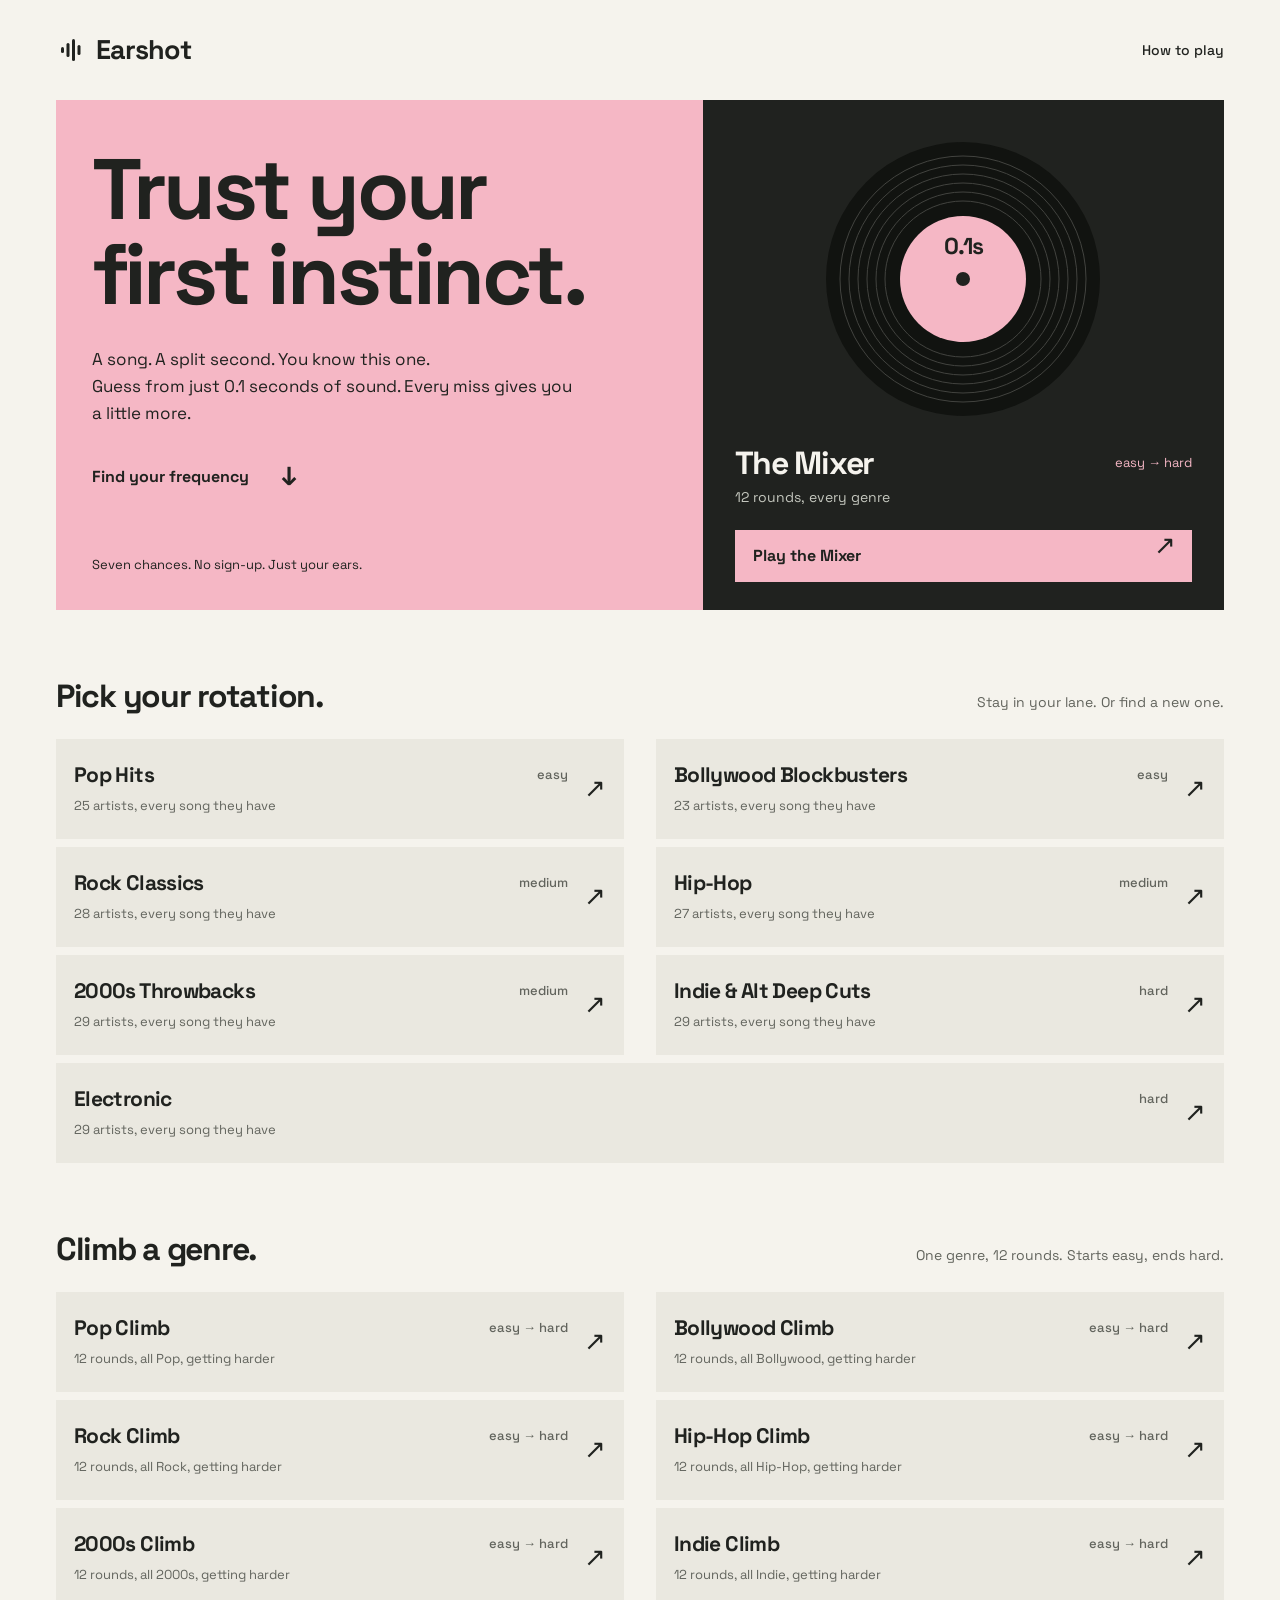
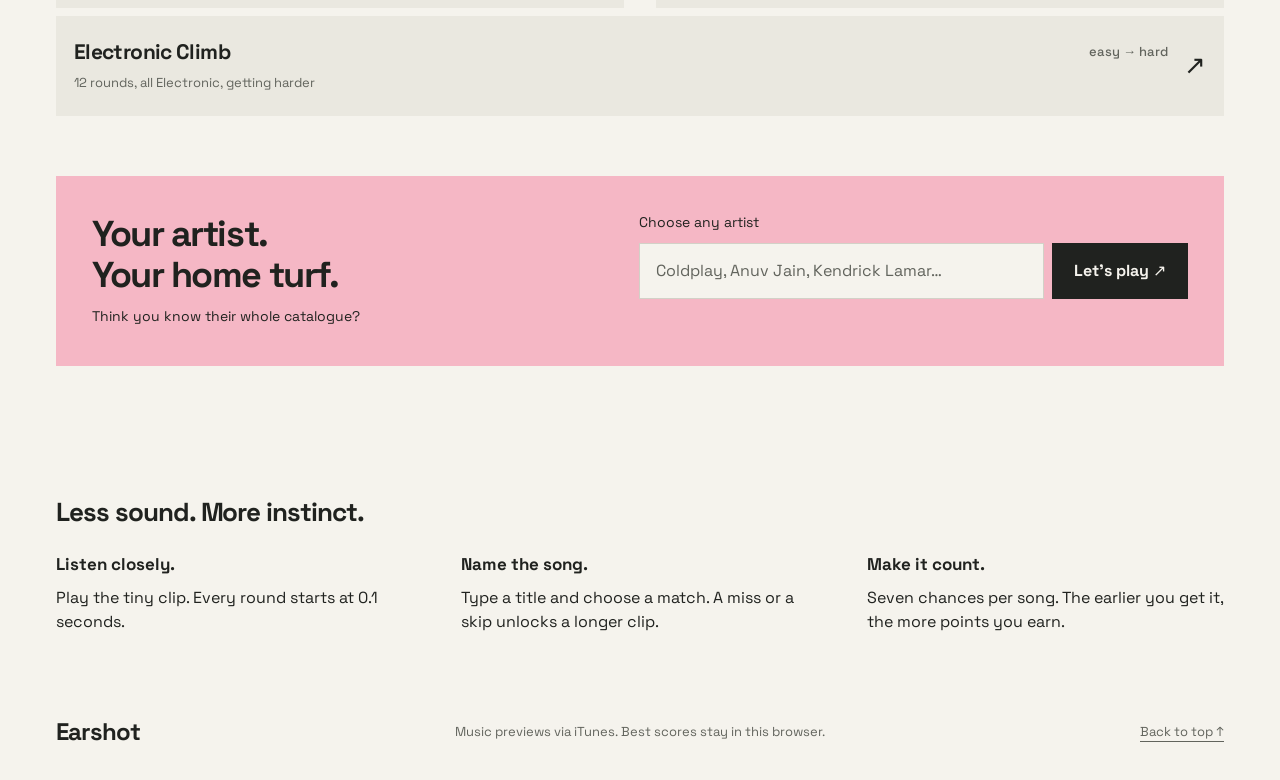
<file: index.html>
<!doctype html>
<html lang="en">
<head>
  <meta charset="utf-8">
  <meta name="viewport" content="width=device-width, initial-scale=1">
  <title>Earshot – Guess the song from a split second</title>
  <meta name="description" content="Earshot plays 0.1 seconds of a song. Guess it, or hear a little more. Genre tracks, three difficulties and a Mixer that climbs from easy to hard.">
  <meta name="theme-color" content="#f5b7c5">
  <meta property="og:title" content="Earshot – Guess the song from a split second">
  <meta property="og:description" content="0.1 seconds of audio. Every miss unlocks a little more. How fast can you name the song?">
  <meta property="og:type" content="website">
  <link rel="icon" href="data:image/svg+xml,%3Csvg xmlns='http://www.w3.org/2000/svg' viewBox='0 0 64 64'%3E%3Crect width='64' height='64' rx='14' fill='%230e0f13'/%3E%3Cg fill='%23ff5d73'%3E%3Crect x='10' y='26' width='6' height='12' rx='3'/%3E%3Crect x='21' y='18' width='6' height='28' rx='3'/%3E%3Crect x='32' y='10' width='6' height='44' rx='3'/%3E%3Crect x='43' y='22' width='6' height='20' rx='3'/%3E%3C/g%3E%3C/svg%3E">
  <link rel="stylesheet" href="style.css">
  <link rel="preload" href="fonts/space-grotesk-700-normal.woff2" as="font" type="font/woff2" crossorigin>
</head>
<body>
  <a class="skip" href="#main">Skip to content</a>

  <header class="top">
    <a class="brand" href="./" aria-label="Earshot home">
      <svg viewBox="0 0 64 64" width="26" height="26" aria-hidden="true"><g fill="currentColor"><rect x="10" y="26" width="6" height="12" rx="3"/><rect x="21" y="18" width="6" height="28" rx="3"/><rect x="32" y="10" width="6" height="44" rx="3"/><rect x="43" y="22" width="6" height="20" rx="3"/></g></svg>
      Earshot
    </a>
    <nav aria-label="Main"><a href="#how-to">How to play</a><button id="home-btn" class="ghost" type="button" hidden>← Tracks</button></nav>
  </header>

  <main id="main" tabindex="-1">
    <!-- Track picker -->
    <section id="view-home" aria-labelledby="home-title">
      <div class="hero">
        <div class="hero-copy"><h1 id="home-title">Trust your<br>first instinct.</h1>
        <p class="lede">A song. A split second. You know this one.<br>Guess from just 0.1 seconds of sound. Every miss gives you a little more.</p>
        <a class="browse-link" href="#choose-track">Find your frequency <span aria-hidden="true">↓</span></a>
        <p class="hero-note">Seven chances. No sign-up. Just your ears.</p></div>
        <div id="featured-track"></div>
      </div>
      <section class="track-section" aria-labelledby="choose-track">
        <div class="section-head"><h2 id="choose-track">Pick your rotation.</h2><p>Stay in your lane. Or find a new one.</p></div>
        <div id="tracks" class="grid" role="list"></div>
      </section>

      <section class="track-section" aria-labelledby="choose-climb">
        <div class="section-head"><h2 id="choose-climb">Climb a genre.</h2><p>One genre, 12 rounds. Starts easy, ends hard.</p></div>
        <div id="climbs" class="grid" role="list"></div>
      </section>

      <form id="artist-form" class="artist" autocomplete="off">
        <div><h2>Your artist.<br>Your home turf.</h2><p>Think you know their whole catalogue?</p></div>
        <div class="artist-controls"><label for="artist-input">Choose any artist</label>
          <div class="row"><input id="artist-input" placeholder="Coldplay, Anuv Jain, Kendrick Lamar…" spellcheck="false" maxlength="60" required minlength="2">
          <button id="artist-btn" class="primary" type="submit">Let's play <span aria-hidden="true">↗</span></button></div>
          <p id="artist-msg" class="muted" role="status" aria-live="polite"></p>
        </div>
      </form>
    </section>

    <!-- Game -->
    <section id="view-game" hidden aria-labelledby="game-title">
      <div class="game-head">
        <div>
          <h2 id="game-title"></h2>
          <p id="round-label" class="muted"></p>
        </div>
        <p class="score">Score <strong id="score">0</strong></p>
      </div>

      <ol id="ladder" class="ladder" aria-label="Clip lengths"></ol>

      <div class="player">
        <button id="play" class="play" type="button" aria-label="Play clip" disabled>
          <svg class="i-play" viewBox="0 0 24 24" width="34" height="34" aria-hidden="true"><path d="M8 5v14l11-7z" fill="currentColor"/></svg>
          <span class="spinner" aria-hidden="true"></span>
        </button>
        <div class="bar" aria-hidden="true"><i id="bar-fill"></i></div>
      </div>
      <p id="status" class="status" role="status" aria-live="polite">Loading…</p>

      <form id="guess-form" autocomplete="off">
        <label for="guess">Your guess</label>
        <div class="row">
          <input id="guess" role="combobox" aria-autocomplete="list" aria-controls="song-list" aria-expanded="false" aria-describedby="suggestion-hint" placeholder="Start typing a song or artist…" spellcheck="false" autocapitalize="none" disabled>
          <button id="guess-btn" class="primary" type="submit" disabled>Guess</button>
        </div>
        <div id="suggestion-panel" class="suggestion-panel" hidden>
          <div class="suggestion-heading"><span>Find your song</span><span id="suggestion-count"></span></div>
          <ul id="song-list" role="listbox" aria-label="Song suggestions"></ul>
          <p id="suggestion-status" role="status" aria-live="polite"></p>
        </div>
        <p id="suggestion-hint" class="suggestion-hint">Type at least 2 letters. Choose a match or guess your own title.</p>
        <button id="skip" class="ghost" type="button" disabled>Skip</button>
      </form>

      <div id="error" class="error" role="alert" hidden>
        <p id="error-msg"></p>
        <button id="retry" class="primary" type="button">Retry</button>
      </div>

      <article id="reveal" class="reveal" hidden>
        <img id="art" alt="" width="120" height="120">
        <div>
          <p id="reveal-verdict" class="verdict"></p>
          <p id="reveal-title" class="reveal-title"></p>
          <p id="reveal-artist" class="muted"></p>
          <audio id="full" controls preload="none" aria-label="Full 30 second preview"></audio>
          <p><a id="reveal-link" href="#" target="_blank" rel="noopener noreferrer">Open in Apple Music ↗</a></p>
        </div>
        <button id="next" class="primary" type="button">Next song →</button>
      </article>

      <h3 class="rounds-title">Rounds</h3>
      <ol id="rounds" class="rounds"></ol>
    </section>

    <!-- Results -->
    <section id="view-results" hidden aria-labelledby="results-title">
      <h2 id="results-title">Final score</h2>
      <p class="big"><span id="final-score">0</span> <small>/ <span id="final-max">0</span></small></p>
      <p id="final-note" class="lede"></p>
      <ol id="results-rounds" class="rounds"></ol>
      <div class="row">
        <button id="again" class="primary" type="button">Play again</button>
        <button id="back" class="ghost" type="button">All tracks</button>
      </div>
    </section>
  </main>
  <footer><section id="how-to" aria-labelledby="how-title"><h2 id="how-title">Less sound. More instinct.</h2><div class="instructions"><p><strong>Listen closely.</strong> Play the tiny clip. Every round starts at 0.1 seconds.</p><p><strong>Name the song.</strong> Type a title and choose a match. A miss or a skip unlocks a longer clip.</p><p><strong>Make it count.</strong> Seven chances per song. The earlier you get it, the more points you earn.</p></div></section><div class="footer-bottom"><a class="brand" href="./">Earshot</a><p>Music previews via iTunes. Best scores stay in this browser.</p><a href="#main">Back to top ↑</a></div></footer>

  <noscript><p class="fine">Earshot needs JavaScript to play audio.</p></noscript>
  <script type="module" src="app.js"></script>
</body>
</html>
</file>
<file: style.css>
@font-face{font-family:Space;src:url('fonts/space-grotesk-400-normal.woff2') format('woff2');font-weight:400;font-display:swap}
@font-face{font-family:Space;src:url('fonts/space-grotesk-500-normal.woff2') format('woff2');font-weight:500;font-display:swap}
@font-face{font-family:Space;src:url('fonts/space-grotesk-700-normal.woff2') format('woff2');font-weight:700;font-display:swap}
:root{--bg:#f5f3ed;--panel:#eae8e0;--line:#d2d1c7;--text:#20221f;--muted:#62645d;--accent:#f5b7c5;--accent-ink:#20221f;--good:#24603f;--bad:#a42e39;--mix:#20221f;--ease:cubic-bezier(.23,1,.32,1);color-scheme:light;font-family:Space,Arial,sans-serif;font-synthesis:none}
*{box-sizing:border-box}html{scroll-behavior:smooth;scroll-padding-top:24px;-webkit-text-size-adjust:100%;scrollbar-color:var(--muted) var(--bg)}body{margin:0;background:var(--bg);color:var(--text);font-size:16px;line-height:1.5}::selection{background:var(--text);color:var(--accent)}[hidden]{display:none!important}h1,h2,h3,p,ol{margin:0}a{color:inherit;text-underline-offset:5px}button,input{font:inherit}button{cursor:pointer;border:0;color:inherit}button:disabled{cursor:not-allowed;opacity:.45}button,a,input{-webkit-tap-highlight-color:transparent}button{transition:transform 160ms var(--ease),background-color 160ms ease,color 160ms ease}button:not(:disabled):active{transform:scale(.98)}:focus-visible{outline:3px solid var(--text);outline-offset:5px}input{caret-color:var(--text)}.muted,.fine{color:var(--muted)}.fine{font-size:14px;padding:24px}.skip{position:fixed;top:12px;left:16px;transform:translateY(-180%);z-index:10;background:var(--text);color:var(--bg);padding:12px}.skip:focus{transform:translateY(0)}
.top,main,footer{max-width:1440px;margin:auto;padding-left:56px;padding-right:56px}.top{height:100px;display:flex;align-items:center;justify-content:space-between}.brand{display:inline-flex;align-items:center;gap:8px;font-size:27px;font-weight:700;letter-spacing:-.04em;text-decoration:none}.brand svg{width:32px;height:32px}.top nav{display:flex;align-items:center;gap:24px}.top nav>a{text-decoration:none;font-size:14px;font-weight:500;padding:12px 0}main{outline:none;padding-bottom:84px}.hero{display:grid;grid-template-columns:1.24fr 1fr;min-height:510px;background:var(--accent)}.hero-copy{padding:48px 36px 36px;display:flex;align-items:flex-start;flex-direction:column}h1{font-size:clamp(55px,6.7vw,96px);font-weight:700;letter-spacing:-.04em;line-height:.99;max-width:9ch}.lede{font-size:17px;max-width:44ch;line-height:1.6;margin-top:28px}.browse-link{display:flex;gap:32px;align-items:center;margin-top:30px;font-weight:700;text-decoration:none;padding-bottom:4px}.browse-link span{font-size:26px}.hero-note{font-size:13px;margin-top:auto;padding-top:26px}.card{width:100%;text-align:left;background:transparent;position:relative}.mixer{height:100%;background:var(--text);color:var(--bg);display:grid;grid-template-columns:1fr auto;align-content:end;padding:28px 32px;overflow:hidden}.record{position:relative;display:block;grid-column:1/-1;width:min(280px,85%);margin:0 auto 20px;color:#111310;transition:transform 650ms var(--ease)}.record svg{width:100%;display:block}.record-label{position:absolute;left:50%;top:39%;transform:translateX(-50%);color:var(--text);font-weight:700;font-size:23px;letter-spacing:-.04em}.mixer strong{grid-column:1;font-size:32px;letter-spacing:-.04em}.mixer .badge{grid-column:2;align-self:center;color:var(--accent);font-size:13px}.mixer small{grid-column:1/-1;font-size:14px;color:#c4c7be}.track-arrow{font-size:26px;justify-self:end;transition:transform 180ms var(--ease)}.mixer .track-arrow{grid-column:2;grid-row:5;align-self:center;color:var(--text);z-index:1;padding-right:16px}.mixer-cta{grid-column:1/-1;grid-row:5;display:block;background:var(--accent);color:var(--text);padding:14px 18px;margin-top:22px;font-weight:700}.mixer:focus-visible{outline-color:var(--accent);outline-offset:-6px}
.track-section{margin-top:68px}.section-head{display:flex;align-items:baseline;justify-content:space-between;gap:20px;margin-bottom:24px}h2{font-size:32px;letter-spacing:-.04em;line-height:1.15}.section-head p{color:var(--muted);font-size:14px}.grid{display:grid;grid-template-columns:1fr 1fr;column-gap:32px;row-gap:8px}.grid .card{display:grid;grid-template-columns:1fr auto auto;column-gap:16px;row-gap:3px;padding:20px 18px;background:var(--panel);min-height:100px;align-items:center}.grid strong{font-size:21px;letter-spacing:-.03em;line-height:1.2}.grid small{grid-column:1/3;color:var(--muted);font-size:13px}.grid .badge{font-size:13px;color:var(--muted);font-weight:500}.grid .track-arrow{grid-column:3;grid-row:1/3}.grid>[role=listitem]:last-child{grid-column:1/-1}.artist{display:grid;grid-template-columns:1fr 1.1fr;gap:48px;background:var(--accent);padding:36px;margin-top:60px;align-items:center}.artist h2{font-size:36px}.artist p{font-size:14px;margin-top:10px}.artist-controls label{font-size:14px;display:block;margin-bottom:10px}.row{display:flex;gap:8px}input{flex:1;min-width:0;border:1px solid var(--line);border-radius:0;background:var(--bg);color:var(--text);padding:15px 16px;min-height:54px}input::placeholder{color:var(--muted);opacity:1}input:focus{outline:2px solid var(--text);outline-offset:2px}.primary{padding:14px 22px;background:var(--text);color:var(--bg);font-weight:700;min-height:48px}.artist .primary{white-space:nowrap}.ghost{background:var(--panel);padding:12px 18px;color:var(--text);min-height:44px}.artist .muted{min-height:21px;color:var(--text)}
footer{padding-bottom:30px}#how-to{padding:48px 0}#how-to h2{font-size:26px}.instructions{display:grid;grid-template-columns:repeat(3,1fr);gap:48px;margin-top:25px;color:var(--muted);font-size:15px}.instructions strong{display:block;color:var(--text);font-size:17px;margin-bottom:8px}.footer-bottom{display:flex;justify-content:space-between;align-items:center;gap:30px;padding-top:32px}.footer-bottom p,.footer-bottom>a:last-child{font-size:13px;color:var(--muted)}.footer-bottom .brand{font-size:24px}
#view-game,#view-results{max-width:860px;margin:24px auto 0}.game-head{display:flex;justify-content:space-between;align-items:center;gap:24px;margin-bottom:30px}.game-head h2{font-size:36px}.game-head .muted{margin-top:8px;font-size:14px}.score{background:var(--accent);padding:12px 18px;font-size:14px;white-space:nowrap}.score strong{font-size:28px;margin-left:12px;font-variant-numeric:tabular-nums}.ladder{padding:0;list-style:none;display:grid;grid-template-columns:repeat(7,1fr);gap:6px}.ladder li{padding:12px 0;text-align:center;background:var(--panel);font-size:14px;font-variant-numeric:tabular-nums;color:var(--muted)}.ladder .current{background:var(--text);color:var(--bg);font-weight:700}.ladder .miss{text-decoration:line-through}.player{display:grid;justify-items:center;gap:30px;padding:40px 24px 24px;background:var(--accent);margin-top:16px}.play{width:104px;height:104px;border-radius:50%;background:var(--text);color:var(--accent);display:grid;place-items:center;position:relative}.play.playing::after{content:'';position:absolute;inset:-10px;border:2px solid var(--text);border-radius:50%;animation:pulse .6s ease-in-out infinite alternate}.spinner{display:none;width:30px;height:30px;border:3px solid #69645f;border-top-color:var(--accent);border-radius:50%;animation:spin .7s linear infinite}.loading .spinner{display:block}.loading .i-play{display:none}.bar{height:4px;width:min(360px,100%);background:#ca929e;overflow:hidden}.bar i{display:block;height:100%;width:0;background:var(--text)}.status{text-align:center;min-height:2em;margin:16px 0 24px;color:var(--muted)}.good{color:var(--good)}.bad{color:var(--bad)}#guess-form label{display:block;margin-bottom:10px;font-size:14px}#skip{width:100%;margin-top:10px}.error{display:flex;align-items:center;justify-content:space-between;gap:20px;margin-top:24px;background:#f3dedc;padding:20px;color:var(--bad)}.reveal{display:grid;grid-template-columns:120px 1fr;gap:24px;background:var(--panel);padding:24px;margin-top:24px}.reveal img{width:120px;height:120px;object-fit:cover;background:var(--line)}.verdict{font-weight:700;margin-bottom:8px}.reveal-title{font-size:25px;font-weight:700;line-height:1.2;overflow-wrap:anywhere}.reveal audio{width:100%;height:40px;margin:16px 0 8px}.reveal a{font-size:14px}.reveal #next{grid-column:1/-1;justify-self:end}.rounds-title{font-size:20px;font-weight:500;margin:36px 0 14px;letter-spacing:-.02em}.rounds{list-style:none;padding:0;display:grid;gap:6px}.rounds li{display:grid;grid-template-columns:24px 150px 1fr auto;align-items:center;gap:12px;background:var(--panel);padding:14px 16px;font-size:14px}.rounds .n,.rounds .badge,.rounds .name{color:var(--muted)}.rounds .badge{font-size:13px}.rounds li.now{background:var(--accent)}.rounds .name{overflow:hidden;text-overflow:ellipsis;white-space:nowrap}.rounds li.done .name{color:var(--text)}.rounds .pts{font-weight:700;font-variant-numeric:tabular-nums}.big{font-size:96px;font-weight:700;letter-spacing:-.04em;line-height:1.1;margin:20px 0}.big small{font-size:32px;color:var(--muted)}#view-results .lede{margin:0 0 32px}#view-results>.row{margin-top:28px}.btn-link{display:inline-block;text-decoration:none}
@media(hover:hover) and (pointer:fine){.grid .card:hover{background:#dddcd2}.card:hover .track-arrow{transform:translate(3px,-3px)}.mixer:hover .record{transform:rotate(24deg)}.primary:not(:disabled):hover{background:#41453e}.ghost:not(:disabled):hover{background:#dddfd4}.browse-link:hover{text-decoration:underline}.play:not(:disabled):hover{transform:scale(1.04)}}
@keyframes spin{to{transform:rotate(360deg)}}@keyframes pulse{to{transform:scale(1.07);opacity:.5}}@keyframes arrive{from{opacity:.7;transform:translateY(10px)}to{opacity:1;transform:none}}.hero-copy,.mixer{animation:arrive 500ms var(--ease) both}
@media(min-width:1450px){.hero{min-height:560px}.record{width:300px}}
@media(max-width:1000px){.top,main,footer{padding-left:28px;padding-right:28px}.hero-copy{padding:36px 26px}.hero{min-height:470px}h1{font-size:clamp(52px,6.7vw,78px)}.mixer{padding:24px}.record{width:220px}.mixer strong{font-size:28px}.mixer .badge{font-size:13px}.artist{gap:24px;padding:28px}.artist .row{flex-wrap:wrap}.artist input{flex-basis:100%}.grid{column-gap:12px}.grid strong{font-size:19px}.grid .card{column-gap:8px}.instructions{gap:24px}.footer-bottom{flex-wrap:wrap}}
@media(max-width:650px){.top,main,footer{padding-left:18px;padding-right:18px}.top{height:80px}.brand{font-size:24px}.top nav{gap:10px}.top nav>a{font-size:13px}.hero{grid-template-columns:1fr}.hero-copy{padding:30px 24px}h1{font-size:clamp(48px,12vw,76px);max-width:none;letter-spacing:-.04em}.lede{font-size:16px;margin-top:22px}.browse-link{margin-top:18px}.hero-note{padding-top:18px}.mixer{grid-template-columns:96px 1fr auto;align-content:center;column-gap:18px;padding:24px;min-height:180px}.record{grid-column:1;grid-row:1/5;width:96px;margin:0;align-self:center}.record-label{font-size:13px;top:34%}.mixer strong{grid-column:2;grid-row:1;font-size:27px}.mixer .badge{grid-column:2;grid-row:2;margin-bottom:2px}.mixer small{grid-column:2/4;grid-row:3;font-size:13px}.mixer-cta{grid-column:2/4;grid-row:4;margin-top:12px;padding:10px 12px;font-size:14px}.mixer .track-arrow{grid-column:3;grid-row:4;font-size:23px;padding-right:10px}.track-section{margin-top:40px}.section-head{display:block;margin-bottom:20px}.section-head h2{font-size:30px}.section-head p{margin-top:8px;font-size:13px}.grid{grid-template-columns:1fr;gap:6px}.grid .card{padding:17px 16px;min-height:88px;column-gap:10px}.grid strong{font-size:20px}.grid small{font-size:13px}.grid .badge{font-size:13px}.artist{grid-template-columns:1fr;padding:24px;margin-top:36px;gap:24px}.artist h2{font-size:32px}.artist .row{flex-wrap:nowrap}.artist input{flex-basis:0;width:100px;padding:12px;font-size:14px}.artist .primary{padding:12px 14px;font-size:14px}main{padding-bottom:24px}#how-to{padding:32px 6px}.instructions{grid-template-columns:1fr;gap:20px}.footer-bottom{gap:16px;padding:20px 6px}.footer-bottom p{order:3;flex-basis:100%}.footer-bottom>a:last-child{margin-left:auto}.game-head h2{font-size:28px}.score{padding:10px}.score strong{font-size:22px;margin-left:5px}.ladder{gap:4px}.ladder li{font-size:13px;padding:10px 0}.rounds li{grid-template-columns:18px 58px 1fr auto;padding:12px 10px;gap:8px;font-size:13px}.rounds .genre{display:none}.rounds .badge{font-size:13px}.reveal{grid-template-columns:72px 1fr;gap:16px;padding:18px}.reveal img{width:72px;height:72px}.reveal-title{font-size:21px}.reveal audio{grid-column:1/-1}.error{flex-direction:column;align-items:stretch}.big{font-size:80px}#view-results>.row{flex-wrap:wrap}.top .ghost{padding:9px 12px;font-size:13px}}
@media(prefers-reduced-motion:reduce){html{scroll-behavior:auto}*,*::before,*::after{animation:none!important;transition:none!important}.play .spinner{border-color:var(--accent);border-top-color:transparent}.play.playing::after{opacity:.5}}
@media print{.top,.player,#guess-form,footer{display:none}body{background:white;color:black}}

.instructions{font-size:16px;color:var(--text)}.record-label{top:32%}@media(max-width:650px){.record-label{top:29%;font-size:13px}.grid strong{max-width:23ch}}

.not-found-link{margin-top:28px}
main:focus-visible{outline:none}.rounds li.now .n,.rounds li.now .badge,.rounds li.now .name{color:var(--text)}

/* The song picker stays in the flow so it works above a mobile keyboard. */
.suggestion-panel {
  margin-top: 12px;
  padding: 8px;
  background: var(--text);
  color: var(--bg);
  animation: suggestions-in 180ms var(--ease);
  transform-origin: top center;
}
.suggestion-heading {
  display: flex;
  justify-content: space-between;
  gap: 12px;
  padding: 8px 12px 12px;
  font-size: 13px;
  color: var(--accent);
}
#song-list { list-style: none; margin: 0; padding: 0; max-height: 310px; overflow-y: auto; overscroll-behavior: contain; scrollbar-color: var(--accent) var(--text); }
#song-list li {
  display: grid;
  grid-template-columns: minmax(0, 1fr) 20px;
  gap: 2px 16px;
  padding: 12px;
  min-height: 66px;
  cursor: pointer;
  transition: background-color 140ms ease, color 140ms ease;
  animation: suggestion-in 180ms var(--ease) both;
}
#song-list li:nth-child(2) { animation-delay: 20ms; }
#song-list li:nth-child(3) { animation-delay: 40ms; }
#song-list li:nth-child(4) { animation-delay: 60ms; }
#song-list li:nth-child(5) { animation-delay: 80ms; }
#song-list li:nth-child(6) { animation-delay: 100ms; }
#song-list strong { font-size: 16px; font-weight: 500; line-height: 1.3; overflow-wrap: anywhere; }
.suggestion-artist { grid-column: 1; font-size: 13px; color: #c4c7be; overflow-wrap: anywhere; }
#song-list svg { grid-column: 2; grid-row: 1 / 3; align-self: center; width: 20px; height: 20px; fill: none; stroke: currentColor; stroke-width: 1.5; }
#song-list li[aria-selected=true] { background: var(--accent); color: var(--text); }
#song-list li[aria-selected=true] .suggestion-artist { color: var(--text); }
#suggestion-status { padding: 10px 12px 6px; font-size: 13px; color: #c4c7be; }
.suggestion-hint { margin-top: 10px; font-size: 13px; color: var(--muted); }
.keyboard-navigation, .keyboard-navigation #song-list li { animation: none; transition: none; }
@media (hover: hover) and (pointer: fine) {
  #song-list li:hover { background: var(--accent); color: var(--text); }
  #song-list li:hover .suggestion-artist { color: var(--text); }
}
@keyframes suggestions-in { from { opacity: .6; transform: translateY(-6px); } to { opacity: 1; transform: none; } }
@keyframes suggestion-in { from { opacity: 0; transform: translateY(5px); } to { opacity: 1; transform: none; } }
@media (max-width: 650px) { #song-list { max-height: 240px; } #song-list li { min-height: 62px; } }
@media (prefers-reduced-motion: reduce) { .suggestion-panel, #song-list li { animation: none; transition: none; } }
</file>
